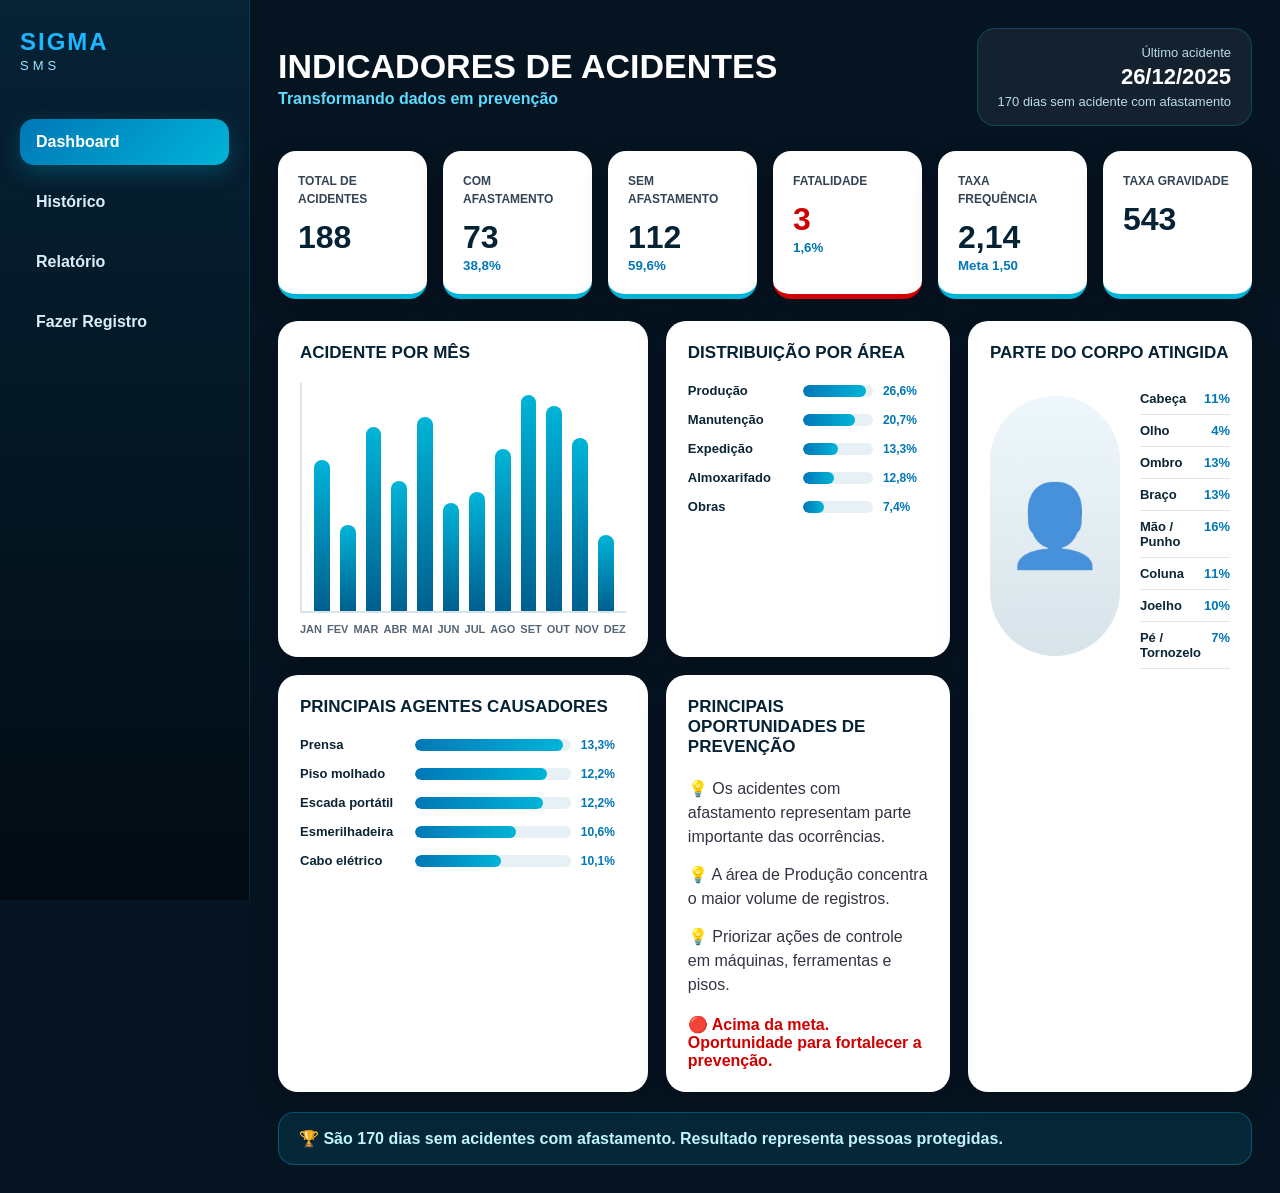
<file: index.html>
<!doctype html>
<html lang="pt-BR">
  <head>
    <meta charset="UTF-8" />
    <meta name="viewport" content="width=device-width, initial-scale=1.0" />
    <title>SIGMA SMS | Indicadores de Acidentes</title>

    <link rel="stylesheet" href="./dashbord/acidentes.css" />
  </head>

  <body>
    <aside class="sidebar">
      <div class="logo">
        <h2>SIGMA</h2>
        <span>SMS</span>
      </div>

      <nav class="menu">
        <a href="../index.html" class="active">Dashboard</a>
        <a href="./historico/historico.html">Histórico</a>
        <a href="./relatorio/relatorio.html">Relatório</a>
        <a href="./fazer_registro/registro.html">Fazer Registro</a>
      </nav>
    </aside>

    <main class="main-content">
      <header class="top-header">
        <div>
          <h1>Indicadores de Acidentes</h1>
          <p>Transformando dados em prevenção</p>
        </div>

        <div class="last-accident">
          <span>Último acidente</span>
          <strong>26/12/2025</strong>
          <small>170 dias sem acidente com afastamento</small>
        </div>
      </header>

      <section class="cards">
        <div class="card">
          <span>Total de acidentes</span>
          <h2>188</h2>
        </div>

        <div class="card">
          <span>Com afastamento</span>
          <h2>73</h2>
          <small>38,8%</small>
        </div>

        <div class="card">
          <span>Sem afastamento</span>
          <h2>112</h2>
          <small>59,6%</small>
        </div>

        <div class="card danger">
          <span>Fatalidade</span>
          <h2>3</h2>
          <small>1,6%</small>
        </div>

        <div class="card">
          <span>Taxa frequência</span>
          <h2>2,14</h2>
          <small>Meta 1,50</small>
        </div>

        <div class="card">
          <span>Taxa gravidade</span>
          <h2>543</h2>
        </div>
      </section>

      <section class="dashboard-grid">
        <div class="box large">
          <h3>Acidente por mês</h3>

          <div class="fake-chart bars">
            <div style="height: 70%"></div>
            <div style="height: 40%"></div>
            <div style="height: 85%"></div>
            <div style="height: 60%"></div>
            <div style="height: 90%"></div>
            <div style="height: 50%"></div>
            <div style="height: 55%"></div>
            <div style="height: 75%"></div>
            <div style="height: 100%"></div>
            <div style="height: 95%"></div>
            <div style="height: 80%"></div>
            <div style="height: 35%"></div>
          </div>

          <div class="months">
            <span>JAN</span><span>FEV</span><span>MAR</span><span>ABR</span>
            <span>MAI</span><span>JUN</span><span>JUL</span><span>AGO</span>
            <span>SET</span><span>OUT</span><span>NOV</span><span>DEZ</span>
          </div>
        </div>

        <div class="box">
          <h3>Distribuição por área</h3>

          <div class="progress-list">
            <div>
              <span>Produção</span>
              <div><b style="width: 90%"></b></div>
              <small>26,6%</small>
            </div>
            <div>
              <span>Manutenção</span>
              <div><b style="width: 75%"></b></div>
              <small>20,7%</small>
            </div>
            <div>
              <span>Expedição</span>
              <div><b style="width: 50%"></b></div>
              <small>13,3%</small>
            </div>
            <div>
              <span>Almoxarifado</span>
              <div><b style="width: 45%"></b></div>
              <small>12,8%</small>
            </div>
            <div>
              <span>Obras</span>
              <div><b style="width: 30%"></b></div>
              <small>7,4%</small>
            </div>
          </div>
        </div>

        <div class="box body-box">
          <h3>Parte do corpo atingida</h3>

          <div class="body-content">
            <div class="human-placeholder">👤</div>

            <div class="body-list">
              <p>Cabeça <span>11%</span></p>
              <p>Olho <span>4%</span></p>
              <p>Ombro <span>13%</span></p>
              <p>Braço <span>13%</span></p>
              <p>Mão / Punho <span>16%</span></p>
              <p>Coluna <span>11%</span></p>
              <p>Joelho <span>10%</span></p>
              <p>Pé / Tornozelo <span>7%</span></p>
            </div>
          </div>
        </div>

        <div class="box">
          <h3>Principais agentes causadores</h3>

          <div class="progress-list">
            <div>
              <span>Prensa</span>
              <div><b style="width: 95%"></b></div>
              <small>13,3%</small>
            </div>
            <div>
              <span>Piso molhado</span>
              <div><b style="width: 85%"></b></div>
              <small>12,2%</small>
            </div>
            <div>
              <span>Escada portátil</span>
              <div><b style="width: 82%"></b></div>
              <small>12,2%</small>
            </div>
            <div>
              <span>Esmerilhadeira</span>
              <div><b style="width: 65%"></b></div>
              <small>10,6%</small>
            </div>
            <div>
              <span>Cabo elétrico</span>
              <div><b style="width: 55%"></b></div>
              <small>10,1%</small>
            </div>
          </div>
        </div>

        <div class="box opportunities">
          <h3>Principais oportunidades de prevenção</h3>

          <p>
            💡 Os acidentes com afastamento representam parte importante das
            ocorrências.
          </p>
          <p>💡 A área de Produção concentra o maior volume de registros.</p>
          <p>
            💡 Priorizar ações de controle em máquinas, ferramentas e pisos.
          </p>

          <strong
            >🔴 Acima da meta. Oportunidade para fortalecer a prevenção.</strong
          >
        </div>
      </section>

      <footer class="footer-alert">
        🏆 São 170 dias sem acidentes com afastamento. Resultado representa
        pessoas protegidas.
      </footer>
    </main>
  </body>
</html>
</file>
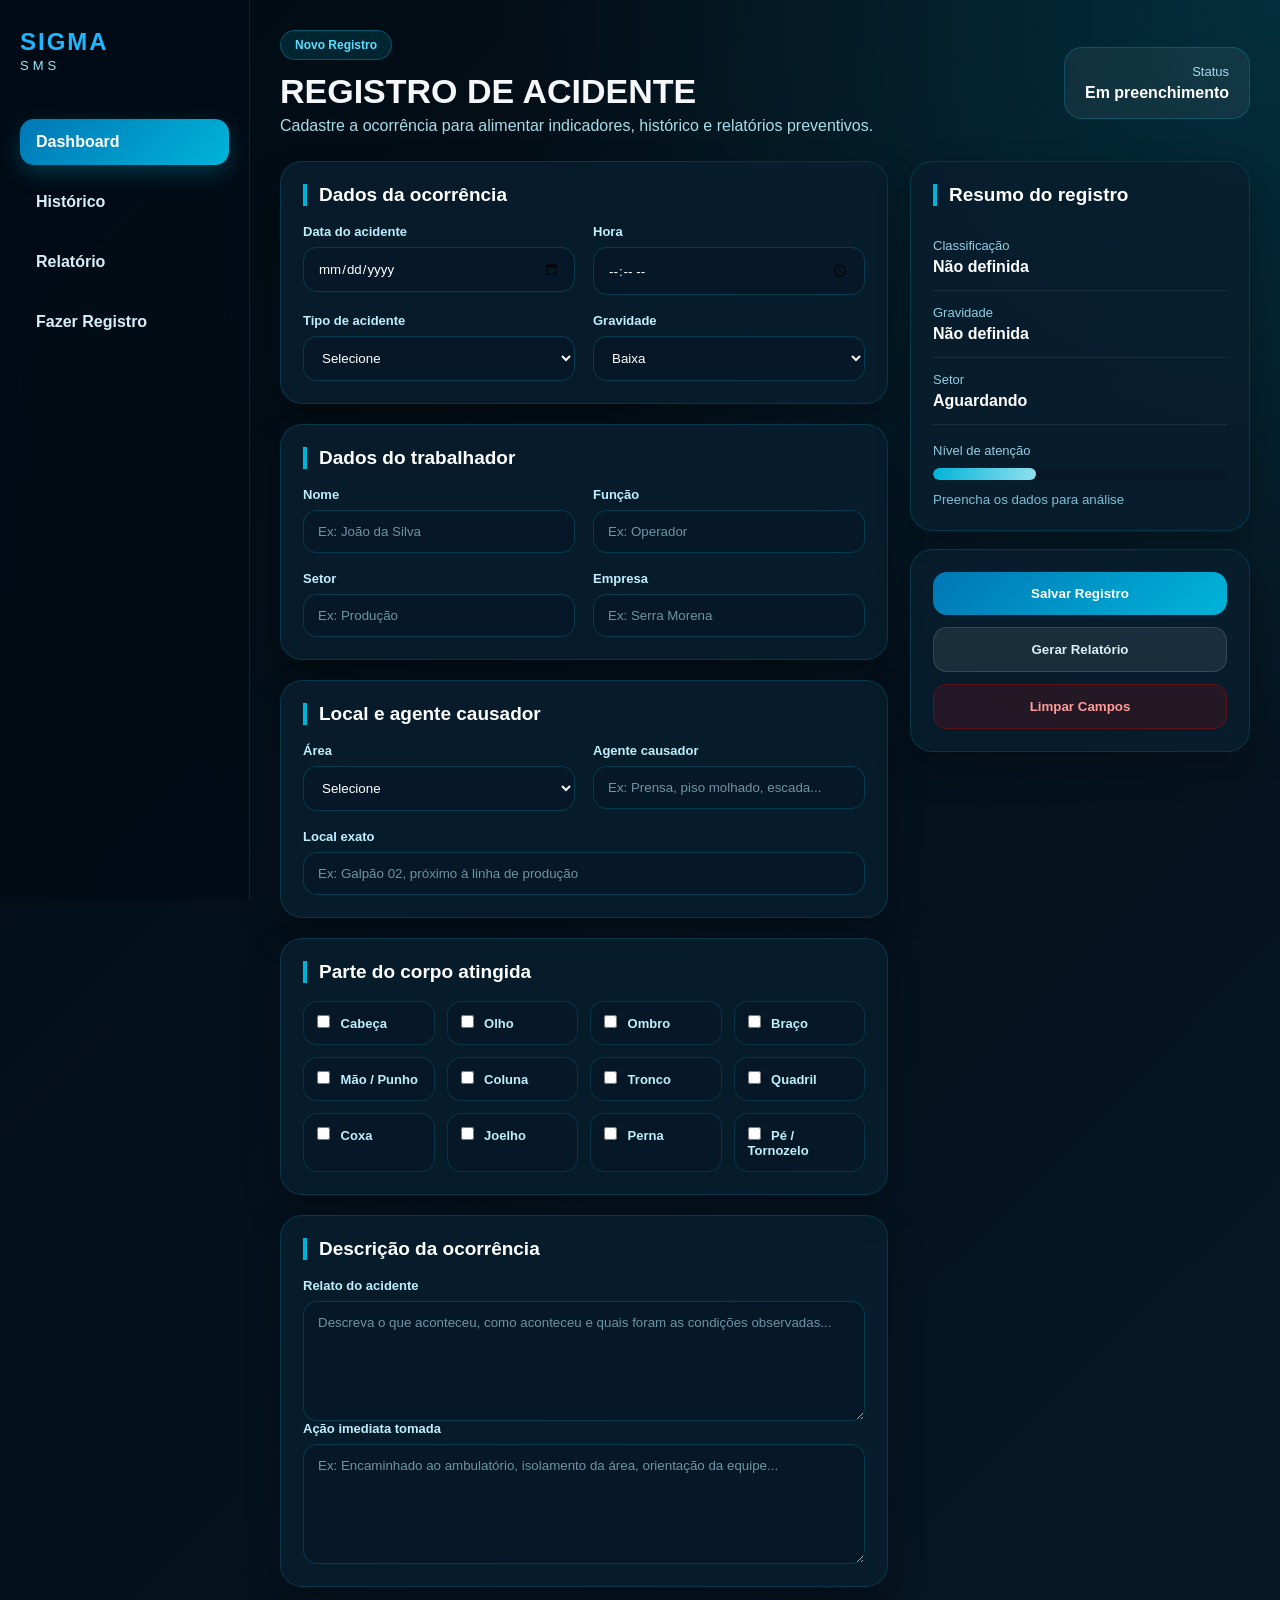
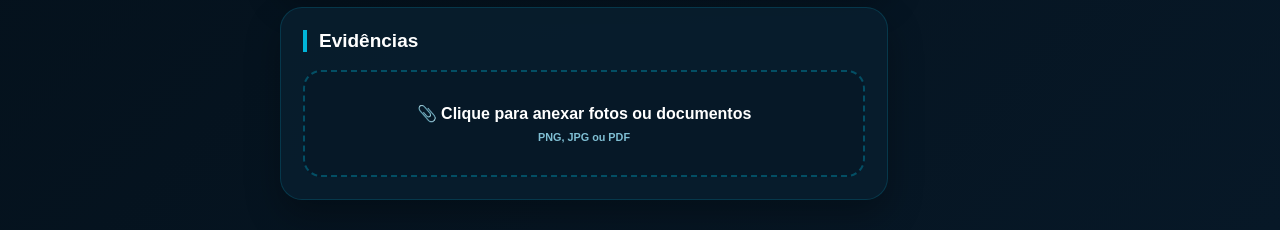
<file: fazer_registro/registro.html>
<!doctype html>
<html lang="pt-BR">
  <head>
    <meta charset="UTF-8" />
    <meta name="viewport" content="width=device-width, initial-scale=1.0" />
    <title>SIGMA SMS | Registro de Acidente</title>

    <link rel="stylesheet" href="../fazer_registro/registro.css" />
  </head>

  <body>
    <aside class="sidebar">
      <div class="logo">
        <h2>SIGMA</h2>
        <span>SMS</span>
      </div>

      <nav class="menu">
        <a href="../index.html" class="active">Dashboard</a>
        <a href="../historico/historico.html">Histórico</a>
        <a href="../relatorio/relatorio.html">Relatório</a>
        <a href="../fazer_registro/registro.html">Fazer Registro</a>
      </nav>
    </aside>

    <main class="main-content">
      <header class="registro-header">
        <div>
          <span class="page-badge">Novo Registro</span>
          <h1>Registro de Acidente</h1>
          <p>
            Cadastre a ocorrência para alimentar indicadores, histórico e
            relatórios preventivos.
          </p>
        </div>

        <div class="status-card">
          <span>Status</span>
          <strong>Em preenchimento</strong>
        </div>
      </header>

      <form class="registro-container">
        <section class="form-area">
          <div class="form-card">
            <h2>Dados da ocorrência</h2>

            <div class="form-grid">
              <div class="input-group">
                <label>Data do acidente</label>
                <input type="date" />
              </div>

              <div class="input-group">
                <label>Hora</label>
                <input type="time" />
              </div>

              <div class="input-group">
                <label>Tipo de acidente</label>
                <select>
                  <option>Selecione</option>
                  <option>Com afastamento</option>
                  <option>Sem afastamento</option>
                  <option>Incidente</option>
                  <option>Quase acidente</option>
                </select>
              </div>

              <div class="input-group">
                <label>Gravidade</label>
                <select>
                  <option>Baixa</option>
                  <option>Média</option>
                  <option>Alta</option>
                  <option>Fatalidade</option>
                </select>
              </div>
            </div>
          </div>

          <div class="form-card">
            <h2>Dados do trabalhador</h2>

            <div class="form-grid">
              <div class="input-group">
                <label>Nome</label>
                <input type="text" placeholder="Ex: João da Silva" />
              </div>

              <div class="input-group">
                <label>Função</label>
                <input type="text" placeholder="Ex: Operador" />
              </div>

              <div class="input-group">
                <label>Setor</label>
                <input type="text" placeholder="Ex: Produção" />
              </div>

              <div class="input-group">
                <label>Empresa</label>
                <input type="text" placeholder="Ex: Serra Morena" />
              </div>
            </div>
          </div>

          <div class="form-card">
            <h2>Local e agente causador</h2>

            <div class="form-grid">
              <div class="input-group">
                <label>Área</label>
                <select>
                  <option>Selecione</option>
                  <option>Produção</option>
                  <option>Manutenção</option>
                  <option>Expedição</option>
                  <option>Almoxarifado</option>
                  <option>Administrativo</option>
                </select>
              </div>

              <div class="input-group">
                <label>Agente causador</label>
                <input
                  type="text"
                  placeholder="Ex: Prensa, piso molhado, escada..."
                />
              </div>

              <div class="input-group full">
                <label>Local exato</label>
                <input
                  type="text"
                  placeholder="Ex: Galpão 02, próximo à linha de produção"
                />
              </div>
            </div>
          </div>

          <div class="form-card">
            <h2>Parte do corpo atingida</h2>

            <div class="body-options">
              <label><input type="checkbox" /> Cabeça</label>
              <label><input type="checkbox" /> Olho</label>
              <label><input type="checkbox" /> Ombro</label>
              <label><input type="checkbox" /> Braço</label>
              <label><input type="checkbox" /> Mão / Punho</label>
              <label><input type="checkbox" /> Coluna</label>
              <label><input type="checkbox" /> Tronco</label>
              <label><input type="checkbox" /> Quadril</label>
              <label><input type="checkbox" /> Coxa</label>
              <label><input type="checkbox" /> Joelho</label>
              <label><input type="checkbox" /> Perna</label>
              <label><input type="checkbox" /> Pé / Tornozelo</label>
            </div>
          </div>

          <div class="form-card">
            <h2>Descrição da ocorrência</h2>

            <div class="input-group">
              <label>Relato do acidente</label>
              <textarea
                placeholder="Descreva o que aconteceu, como aconteceu e quais foram as condições observadas..."
              ></textarea>
            </div>

            <div class="input-group">
              <label>Ação imediata tomada</label>
              <textarea
                placeholder="Ex: Encaminhado ao ambulatório, isolamento da área, orientação da equipe..."
              ></textarea>
            </div>
          </div>

          <div class="form-card">
            <h2>Evidências</h2>

            <label class="upload-box">
              <input type="file" multiple />
              <span>📎 Clique para anexar fotos ou documentos</span>
              <small>PNG, JPG ou PDF</small>
            </label>
          </div>
        </section>

        <aside class="preview-area">
          <div class="preview-card">
            <h3>Resumo do registro</h3>

            <div class="preview-item">
              <span>Classificação</span>
              <strong>Não definida</strong>
            </div>

            <div class="preview-item">
              <span>Gravidade</span>
              <strong>Não definida</strong>
            </div>

            <div class="preview-item">
              <span>Setor</span>
              <strong>Aguardando</strong>
            </div>

            <div class="risk-level">
              <span>Nível de atenção</span>
              <div class="risk-bar">
                <b></b>
              </div>
              <small>Preencha os dados para análise</small>
            </div>
          </div>

          <div class="action-card">
            <button type="submit" class="btn-primary">Salvar Registro</button>
            <button type="button" class="btn-secondary">Gerar Relatório</button>
            <button type="reset" class="btn-danger">Limpar Campos</button>
          </div>
        </aside>
      </form>
    </main>
  </body>
</html>
</file>
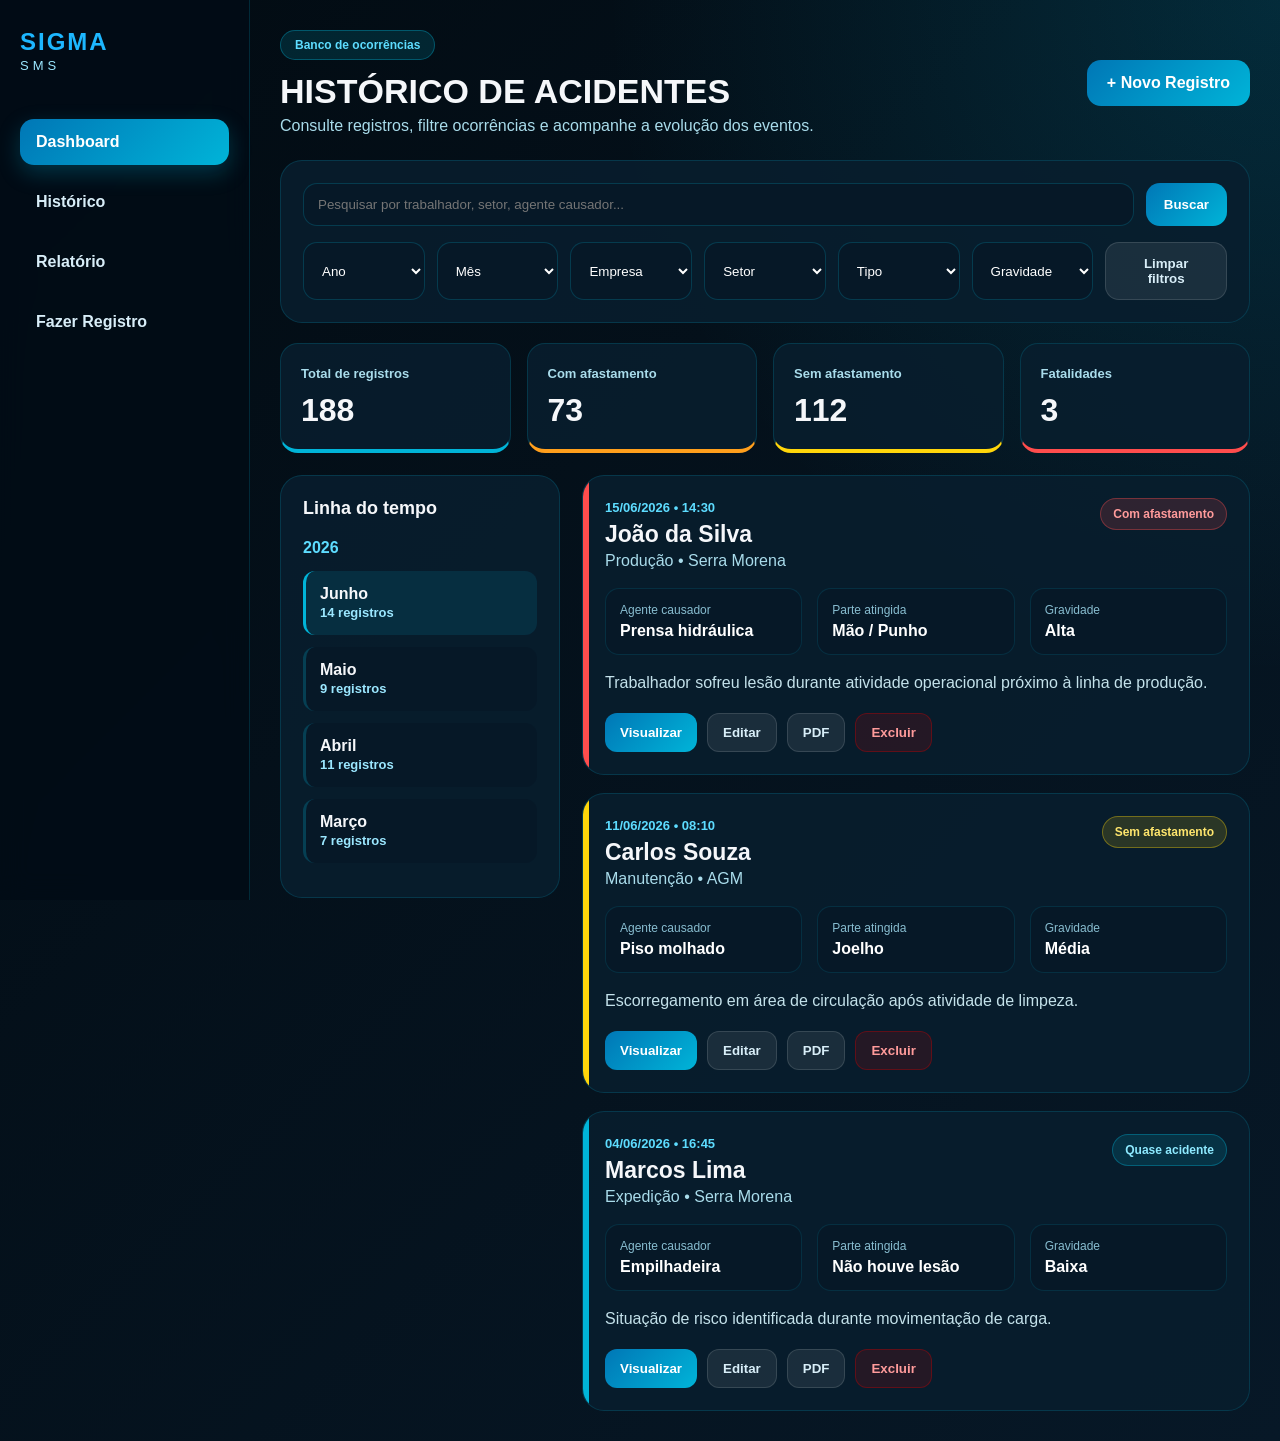
<file: historico/historico.html>
<!doctype html>
<html lang="pt-BR">
  <head>
    <meta charset="UTF-8" />
    <meta name="viewport" content="width=device-width, initial-scale=1.0" />
    <title>SIGMA SMS | Histórico de Acidentes</title>
    <link rel="stylesheet" href="./historico.css" />
  </head>

  <body>
    <aside class="sidebar">
      <div class="logo">
        <h2>SIGMA</h2>
        <span>SMS</span>
      </div>

      <nav class="menu">
        <a href="../index.html" class="active">Dashboard</a>
        <a href="../historico/historico.html">Histórico</a>
        <a href="../relatorio/relatorio.html">Relatório</a>
        <a href="../fazer_registro/registro.html">Fazer Registro</a>
      </nav>
    </aside>

    <main class="main-content">
      <header class="page-header">
        <div>
          <span class="page-badge">Banco de ocorrências</span>
          <h1>Histórico de Acidentes</h1>
          <p>
            Consulte registros, filtre ocorrências e acompanhe a evolução dos
            eventos.
          </p>
        </div>

        <a href="./registro-acidente.html" class="new-btn">+ Novo Registro</a>
      </header>

      <section class="filter-card">
        <div class="search-box">
          <input
            type="text"
            placeholder="Pesquisar por trabalhador, setor, agente causador..."
          />
          <button>Buscar</button>
        </div>

        <div class="filters">
          <select>
            <option>Ano</option>
            <option>2026</option>
            <option>2025</option>
          </select>

          <select>
            <option>Mês</option>
            <option>Janeiro</option>
            <option>Fevereiro</option>
            <option>Março</option>
            <option>Abril</option>
            <option>Maio</option>
            <option>Junho</option>
          </select>

          <select>
            <option>Empresa</option>
            <option>Serra Morena</option>
            <option>AGM</option>
            <option>AGM Florestal</option>
          </select>

          <select>
            <option>Setor</option>
            <option>Produção</option>
            <option>Manutenção</option>
            <option>Expedição</option>
            <option>Administrativo</option>
          </select>

          <select>
            <option>Tipo</option>
            <option>Com afastamento</option>
            <option>Sem afastamento</option>
            <option>Incidente</option>
            <option>Quase acidente</option>
          </select>

          <select>
            <option>Gravidade</option>
            <option>Baixa</option>
            <option>Média</option>
            <option>Alta</option>
            <option>Fatalidade</option>
          </select>

          <button class="clear-btn">Limpar filtros</button>
        </div>
      </section>

      <section class="summary-cards">
        <div class="summary-card">
          <span>Total de registros</span>
          <strong>188</strong>
        </div>

        <div class="summary-card orange">
          <span>Com afastamento</span>
          <strong>73</strong>
        </div>

        <div class="summary-card yellow">
          <span>Sem afastamento</span>
          <strong>112</strong>
        </div>

        <div class="summary-card red">
          <span>Fatalidades</span>
          <strong>3</strong>
        </div>
      </section>

      <section class="historico-layout">
        <div class="timeline-box">
          <h2>Linha do tempo</h2>

          <div class="timeline-year">2026</div>

          <div class="timeline-month active">
            <span>Junho</span>
            <strong>14 registros</strong>
          </div>

          <div class="timeline-month">
            <span>Maio</span>
            <strong>9 registros</strong>
          </div>

          <div class="timeline-month">
            <span>Abril</span>
            <strong>11 registros</strong>
          </div>

          <div class="timeline-month">
            <span>Março</span>
            <strong>7 registros</strong>
          </div>
        </div>

        <div class="records-list">
          <article class="record-card high">
            <div class="record-top">
              <div>
                <span class="record-date">15/06/2026 • 14:30</span>
                <h3>João da Silva</h3>
                <p>Produção • Serra Morena</p>
              </div>

              <span class="tag red">Com afastamento</span>
            </div>

            <div class="record-info">
              <div>
                <span>Agente causador</span>
                <strong>Prensa hidráulica</strong>
              </div>

              <div>
                <span>Parte atingida</span>
                <strong>Mão / Punho</strong>
              </div>

              <div>
                <span>Gravidade</span>
                <strong>Alta</strong>
              </div>
            </div>

            <p class="record-desc">
              Trabalhador sofreu lesão durante atividade operacional próximo à
              linha de produção.
            </p>

            <div class="record-actions">
              <button>Visualizar</button>
              <button>Editar</button>
              <button>PDF</button>
              <button class="delete">Excluir</button>
            </div>
          </article>

          <article class="record-card medium">
            <div class="record-top">
              <div>
                <span class="record-date">11/06/2026 • 08:10</span>
                <h3>Carlos Souza</h3>
                <p>Manutenção • AGM</p>
              </div>

              <span class="tag yellow">Sem afastamento</span>
            </div>

            <div class="record-info">
              <div>
                <span>Agente causador</span>
                <strong>Piso molhado</strong>
              </div>

              <div>
                <span>Parte atingida</span>
                <strong>Joelho</strong>
              </div>

              <div>
                <span>Gravidade</span>
                <strong>Média</strong>
              </div>
            </div>

            <p class="record-desc">
              Escorregamento em área de circulação após atividade de limpeza.
            </p>

            <div class="record-actions">
              <button>Visualizar</button>
              <button>Editar</button>
              <button>PDF</button>
              <button class="delete">Excluir</button>
            </div>
          </article>

          <article class="record-card low">
            <div class="record-top">
              <div>
                <span class="record-date">04/06/2026 • 16:45</span>
                <h3>Marcos Lima</h3>
                <p>Expedição • Serra Morena</p>
              </div>

              <span class="tag blue">Quase acidente</span>
            </div>

            <div class="record-info">
              <div>
                <span>Agente causador</span>
                <strong>Empilhadeira</strong>
              </div>

              <div>
                <span>Parte atingida</span>
                <strong>Não houve lesão</strong>
              </div>

              <div>
                <span>Gravidade</span>
                <strong>Baixa</strong>
              </div>
            </div>

            <p class="record-desc">
              Situação de risco identificada durante movimentação de carga.
            </p>

            <div class="record-actions">
              <button>Visualizar</button>
              <button>Editar</button>
              <button>PDF</button>
              <button class="delete">Excluir</button>
            </div>
          </article>
        </div>
      </section>
    </main>
  </body>
</html>
</file>
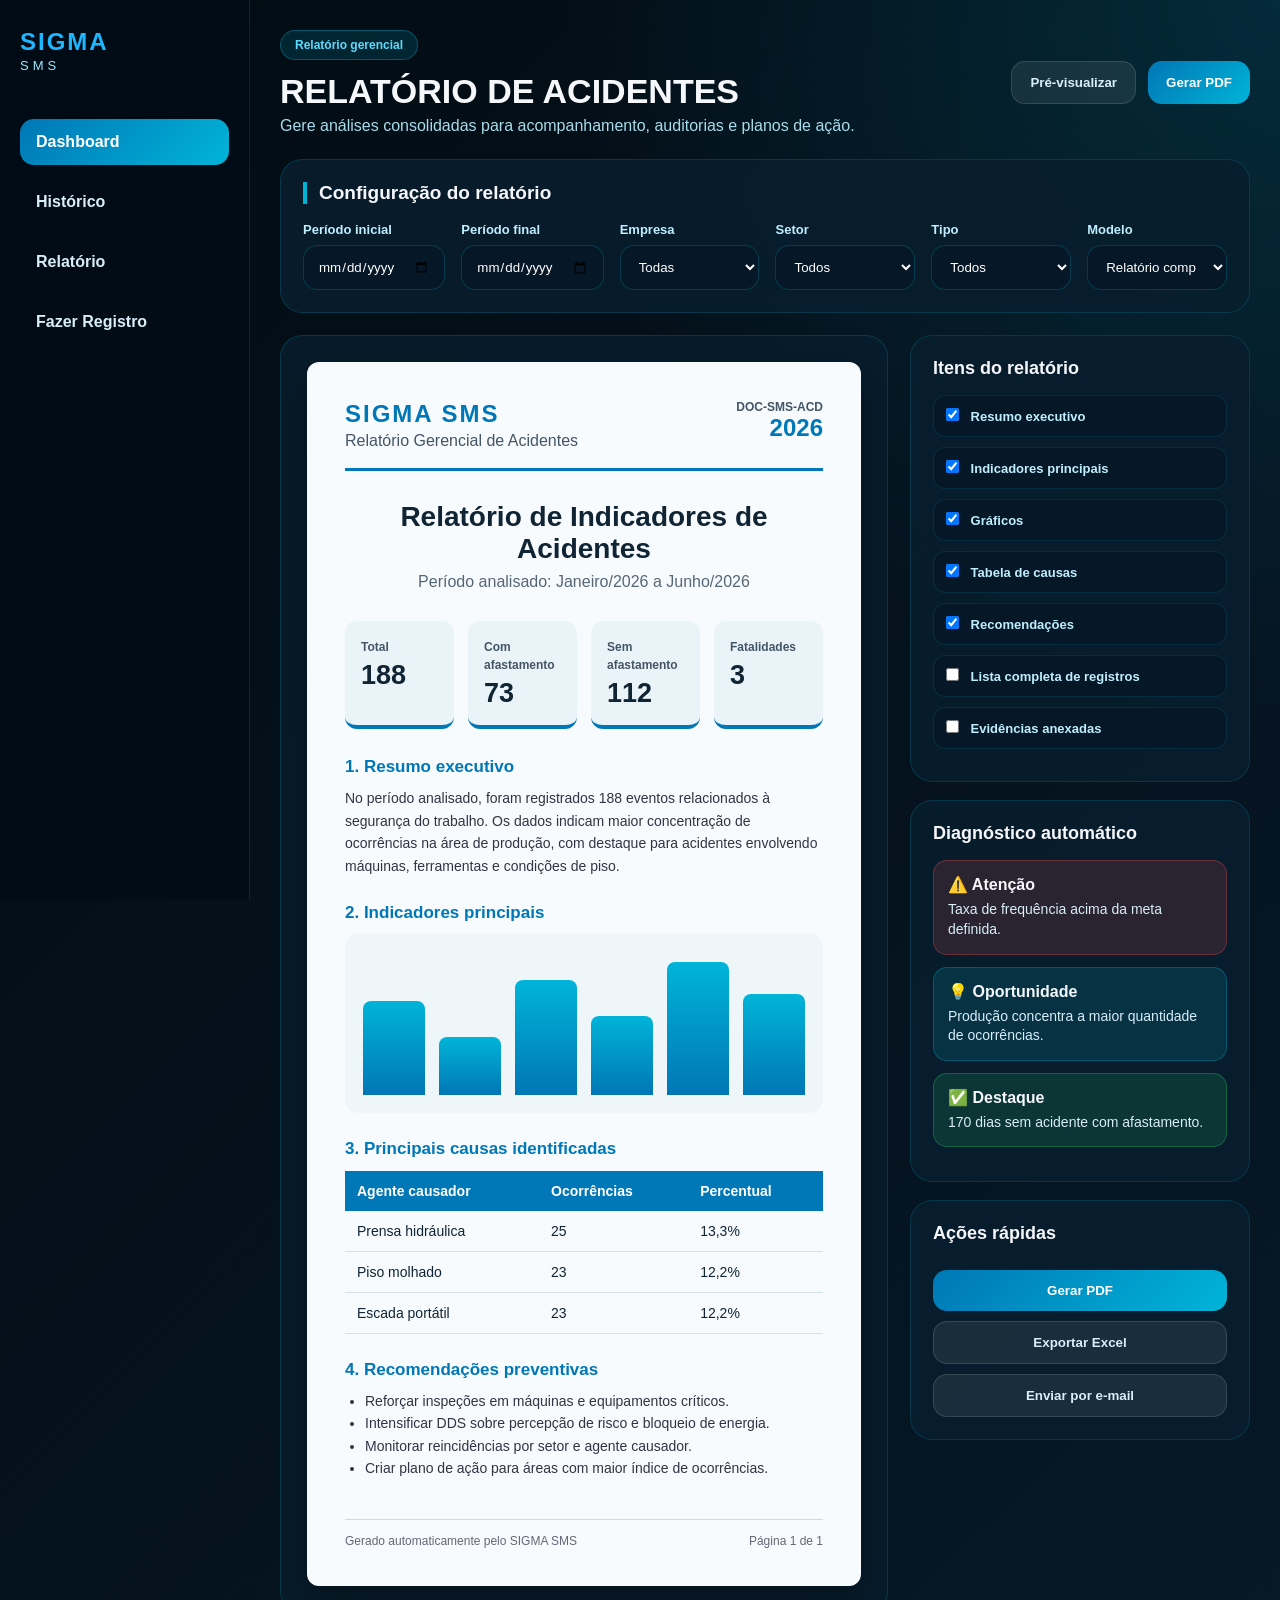
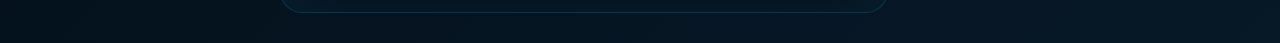
<file: relatorio/relatorio.html>
<!doctype html>
<html lang="pt-BR">
  <head>
    <meta charset="UTF-8" />
    <meta name="viewport" content="width=device-width, initial-scale=1.0" />
    <title>SIGMA SMS | Relatório de Acidentes</title>
    <link rel="stylesheet" href="./relatorio.css" />
  </head>

  <body>
    <aside class="sidebar">
      <div class="logo">
        <h2>SIGMA</h2>
        <span>SMS</span>
      </div>

      <nav class="menu">
        <a href="../index.html" class="active">Dashboard</a>
        <a href="../historico/historico.html">Histórico</a>
        <a href="../relatorio/relatorio.html">Relatório</a>
        <a href="../fazer_registro/registro.html">Fazer Registro</a>
      </nav>
    </aside>

    <main class="main-content">
      <header class="page-header">
        <div>
          <span class="page-badge">Relatório gerencial</span>
          <h1>Relatório de Acidentes</h1>
          <p>
            Gere análises consolidadas para acompanhamento, auditorias e planos
            de ação.
          </p>
        </div>

        <div class="header-actions">
          <button class="btn-outline">Pré-visualizar</button>
          <button class="btn-primary">Gerar PDF</button>
        </div>
      </header>

      <section class="report-filters">
        <h2>Configuração do relatório</h2>

        <div class="filters-grid">
          <div class="input-group">
            <label>Período inicial</label>
            <input type="date" />
          </div>

          <div class="input-group">
            <label>Período final</label>
            <input type="date" />
          </div>

          <div class="input-group">
            <label>Empresa</label>
            <select>
              <option>Todas</option>
              <option>Serra Morena</option>
              <option>AGM</option>
              <option>AGM Florestal</option>
            </select>
          </div>

          <div class="input-group">
            <label>Setor</label>
            <select>
              <option>Todos</option>
              <option>Produção</option>
              <option>Manutenção</option>
              <option>Expedição</option>
              <option>Administrativo</option>
            </select>
          </div>

          <div class="input-group">
            <label>Tipo</label>
            <select>
              <option>Todos</option>
              <option>Com afastamento</option>
              <option>Sem afastamento</option>
              <option>Incidente</option>
              <option>Quase acidente</option>
            </select>
          </div>

          <div class="input-group">
            <label>Modelo</label>
            <select>
              <option>Relatório completo</option>
              <option>Resumo executivo</option>
              <option>Relatório por setor</option>
              <option>Relatório mensal</option>
            </select>
          </div>
        </div>
      </section>

      <section class="report-layout">
        <div class="report-preview">
          <div class="document-page">
            <div class="document-top">
              <div>
                <h2>SIGMA SMS</h2>
                <p>Relatório Gerencial de Acidentes</p>
              </div>

              <div class="doc-code">
                <span>DOC-SMS-ACD</span>
                <strong>2026</strong>
              </div>
            </div>

            <div class="document-title">
              <h1>Relatório de Indicadores de Acidentes</h1>
              <p>Período analisado: Janeiro/2026 a Junho/2026</p>
            </div>

            <div class="doc-summary">
              <div>
                <span>Total</span>
                <strong>188</strong>
              </div>

              <div>
                <span>Com afastamento</span>
                <strong>73</strong>
              </div>

              <div>
                <span>Sem afastamento</span>
                <strong>112</strong>
              </div>

              <div>
                <span>Fatalidades</span>
                <strong>3</strong>
              </div>
            </div>

            <div class="doc-section">
              <h3>1. Resumo executivo</h3>
              <p>
                No período analisado, foram registrados 188 eventos relacionados
                à segurança do trabalho. Os dados indicam maior concentração de
                ocorrências na área de produção, com destaque para acidentes
                envolvendo máquinas, ferramentas e condições de piso.
              </p>
            </div>

            <div class="doc-section">
              <h3>2. Indicadores principais</h3>

              <div class="mini-chart">
                <div style="height: 65%"></div>
                <div style="height: 40%"></div>
                <div style="height: 80%"></div>
                <div style="height: 55%"></div>
                <div style="height: 92%"></div>
                <div style="height: 70%"></div>
              </div>
            </div>

            <div class="doc-section">
              <h3>3. Principais causas identificadas</h3>

              <table>
                <thead>
                  <tr>
                    <th>Agente causador</th>
                    <th>Ocorrências</th>
                    <th>Percentual</th>
                  </tr>
                </thead>

                <tbody>
                  <tr>
                    <td>Prensa hidráulica</td>
                    <td>25</td>
                    <td>13,3%</td>
                  </tr>

                  <tr>
                    <td>Piso molhado</td>
                    <td>23</td>
                    <td>12,2%</td>
                  </tr>

                  <tr>
                    <td>Escada portátil</td>
                    <td>23</td>
                    <td>12,2%</td>
                  </tr>
                </tbody>
              </table>
            </div>

            <div class="doc-section">
              <h3>4. Recomendações preventivas</h3>
              <ul>
                <li>Reforçar inspeções em máquinas e equipamentos críticos.</li>
                <li>
                  Intensificar DDS sobre percepção de risco e bloqueio de
                  energia.
                </li>
                <li>Monitorar reincidências por setor e agente causador.</li>
                <li>
                  Criar plano de ação para áreas com maior índice de
                  ocorrências.
                </li>
              </ul>
            </div>

            <div class="doc-footer">
              <span>Gerado automaticamente pelo SIGMA SMS</span>
              <span>Página 1 de 1</span>
            </div>
          </div>
        </div>

        <aside class="report-side">
          <div class="side-card">
            <h3>Itens do relatório</h3>

            <label><input type="checkbox" checked /> Resumo executivo</label>
            <label
              ><input type="checkbox" checked /> Indicadores principais</label
            >
            <label><input type="checkbox" checked /> Gráficos</label>
            <label><input type="checkbox" checked /> Tabela de causas</label>
            <label><input type="checkbox" checked /> Recomendações</label>
            <label><input type="checkbox" /> Lista completa de registros</label>
            <label><input type="checkbox" /> Evidências anexadas</label>
          </div>

          <div class="side-card">
            <h3>Diagnóstico automático</h3>

            <div class="diagnostic danger">
              <span>⚠️ Atenção</span>
              <p>Taxa de frequência acima da meta definida.</p>
            </div>

            <div class="diagnostic info">
              <span>💡 Oportunidade</span>
              <p>Produção concentra a maior quantidade de ocorrências.</p>
            </div>

            <div class="diagnostic success">
              <span>✅ Destaque</span>
              <p>170 dias sem acidente com afastamento.</p>
            </div>
          </div>

          <div class="side-card">
            <h3>Ações rápidas</h3>

            <button class="btn-primary full">Gerar PDF</button>
            <button class="btn-outline full">Exportar Excel</button>
            <button class="btn-outline full">Enviar por e-mail</button>
          </div>
        </aside>
      </section>
    </main>
  </body>
</html>
</file>
<file: dashbord/acidentes.css>
/* ==============================
   RESET / BASE
============================== */
* {
  margin: 0;
  padding: 0;
  box-sizing: border-box;
  font-family: Arial, Helvetica, sans-serif;
}

body {
  min-height: 100vh;
  background: #061421;
  color: #f5f7fa;
  display: flex;
}

/* ==============================
   SIDEBAR
============================== */
.sidebar {
  width: 250px;
  min-height: 100vh;
  background: linear-gradient(180deg, #062235, #020b12);
  padding: 28px 20px;
  border-right: 1px solid rgba(0, 174, 255, 0.18);
  position: fixed;
  left: 0;
  top: 0;
}

.logo h2 {
  color: #1db7ff;
  letter-spacing: 2px;
}

.logo span {
  color: #9be7ff;
  font-size: 13px;
  letter-spacing: 4px;
}

.menu {
  margin-top: 45px;
  display: flex;
  flex-direction: column;
  gap: 14px;
}

.menu a {
  color: #d8eef8;
  text-decoration: none;
  padding: 14px 16px;
  border-radius: 14px;
  transition: 0.3s;
  font-weight: bold;
}

.menu a:hover,
.menu a.active {
  background: linear-gradient(135deg, #0077b6, #00b4d8);
  color: #fff;
  box-shadow: 0 8px 22px rgba(0, 180, 216, 0.25);
}

/* ==============================
   CONTEÚDO PRINCIPAL
============================== */
.main-content {
  margin-left: 250px;
  width: calc(100% - 250px);
  padding: 28px;
}

.top-header {
  display: flex;
  justify-content: space-between;
  align-items: center;
  margin-bottom: 25px;
}

.top-header h1 {
  font-size: 34px;
  color: #ffffff;
  text-transform: uppercase;
}

.top-header p {
  color: #5ddcff;
  font-weight: bold;
  margin-top: 4px;
}

.last-accident {
  background: rgba(255, 255, 255, 0.06);
  border: 1px solid rgba(0, 180, 216, 0.25);
  padding: 16px 20px;
  border-radius: 18px;
  text-align: right;
}

.last-accident span,
.last-accident small {
  display: block;
  color: #b9dce8;
  font-size: 13px;
}

.last-accident strong {
  display: block;
  color: #ffffff;
  font-size: 22px;
  margin: 4px 0;
}

/* ==============================
   CARDS INDICADORES
============================== */
.cards {
  display: grid;
  grid-template-columns: repeat(6, 1fr);
  gap: 16px;
  margin-bottom: 22px;
}

.card {
  background: #ffffff;
  color: #0b2535;
  border-radius: 18px;
  padding: 20px;
  min-height: 125px;
  border-bottom: 5px solid #00b4d8;
  box-shadow: 0 12px 28px rgba(0, 0, 0, 0.22);
}

.card span {
  font-size: 12px;
  font-weight: bold;
  text-transform: uppercase;
  color: #345;
}

.card h2 {
  font-size: 32px;
  margin-top: 12px;
  color: #062235;
}

.card small {
  color: #0077b6;
  font-weight: bold;
}

.card.danger {
  border-bottom-color: #d00000;
}

.card.danger h2 {
  color: #d00000;
}

/* ==============================
   GRID DASHBOARD
============================== */
.dashboard-grid {
  display: grid;
  grid-template-columns: 1.3fr 1fr 1fr;
  gap: 18px;
}

.box {
  background: #ffffff;
  color: #0b2535;
  border-radius: 20px;
  padding: 22px;
  box-shadow: 0 12px 28px rgba(0, 0, 0, 0.22);
}

.box h3 {
  color: #062235;
  font-size: 17px;
  margin-bottom: 20px;
  text-transform: uppercase;
}

.large {
  grid-column: span 1;
}

/* ==============================
   GRÁFICO FAKE DE BARRAS
============================== */
.fake-chart.bars {
  height: 230px;
  display: flex;
  align-items: end;
  justify-content: space-between;
  gap: 10px;
  border-left: 2px solid #d7e4ea;
  border-bottom: 2px solid #d7e4ea;
  padding: 12px 12px 0;
}

.fake-chart.bars div {
  width: 100%;
  background: linear-gradient(180deg, #00b4d8, #005f8f);
  border-radius: 10px 10px 0 0;
  animation: subirBarra 0.9s ease forwards;
}

@keyframes subirBarra {
  from {
    height: 0;
  }
}

.months {
  display: grid;
  grid-template-columns: repeat(12, 1fr);
  gap: 5px;
  margin-top: 10px;
}

.months span {
  font-size: 11px;
  text-align: center;
  color: #567;
  font-weight: bold;
}

/* ==============================
   BARRAS HORIZONTAIS
============================== */
.progress-list {
  display: flex;
  flex-direction: column;
  gap: 14px;
}

.progress-list div {
  display: grid;
  grid-template-columns: 105px 1fr 45px;
  align-items: center;
  gap: 10px;
}

.progress-list span {
  font-size: 13px;
  font-weight: bold;
}

.progress-list div div {
  display: block;
  height: 12px;
  background: #e7f1f5;
  border-radius: 999px;
  overflow: hidden;
}

.progress-list b {
  display: block;
  height: 100%;
  background: linear-gradient(90deg, #0077b6, #00b4d8);
  border-radius: 999px;
}

.progress-list small {
  font-size: 12px;
  font-weight: bold;
  color: #0077b6;
}

/* ==============================
   CORPO ATINGIDO
============================== */
.body-box {
  grid-row: span 2;
}

.body-content {
  display: flex;
  gap: 20px;
  align-items: center;
}

.human-placeholder {
  width: 130px;
  height: 260px;
  background: linear-gradient(180deg, #eaf6fb, #cfdde5);
  border-radius: 70px;
  display: grid;
  place-items: center;
  font-size: 80px;
  opacity: 0.8;
}

.body-list {
  flex: 1;
}

.body-list p {
  display: flex;
  justify-content: space-between;
  border-bottom: 1px solid #dce8ee;
  padding: 8px 0;
  font-size: 13px;
  font-weight: bold;
}

.body-list span {
  color: #0077b6;
}

/* ==============================
   OPORTUNIDADES
============================== */
.opportunities p {
  margin-bottom: 14px;
  line-height: 1.5;
  color: #334;
}

.opportunities strong {
  display: block;
  margin-top: 18px;
  color: #d00000;
}

/* ==============================
   RODAPÉ ALERTA
============================== */
.footer-alert {
  margin-top: 20px;
  background: rgba(0, 180, 216, 0.12);
  border: 1px solid rgba(0, 180, 216, 0.35);
  color: #bff3ff;
  padding: 16px 20px;
  border-radius: 16px;
  font-weight: bold;
}

/* ==============================
   RESPONSIVO
============================== */
@media (max-width: 1200px) {
  .cards {
    grid-template-columns: repeat(3, 1fr);
  }

  .dashboard-grid {
    grid-template-columns: 1fr 1fr;
  }

  .body-box {
    grid-row: auto;
  }
}

@media (max-width: 800px) {
  body {
    flex-direction: column;
  }

  .sidebar {
    width: 100%;
    min-height: auto;
    position: relative;
  }

  .menu {
    flex-direction: row;
    overflow-x: auto;
    margin-top: 25px;
  }

  .main-content {
    margin-left: 0;
    width: 100%;
    padding: 18px;
  }

  .top-header {
    flex-direction: column;
    align-items: flex-start;
    gap: 16px;
  }

  .cards,
  .dashboard-grid {
    grid-template-columns: 1fr;
  }

  .top-header h1 {
    font-size: 26px;
  }
}
</file>
<file: fazer_registro/registro.css>
/* ==============================
   RESET / BASE
============================== */
* {
  margin: 0;
  padding: 0;
  box-sizing: border-box;
  font-family: Arial, Helvetica, sans-serif;
}

body {
  min-height: 100vh;
  background:
    radial-gradient(circle at top right, rgba(0, 180, 216, 0.18), transparent 35%),
    linear-gradient(135deg, #020b12, #071827);
  color: #f5f7fa;
  display: flex;
}

/* ==============================
   SIDEBAR
============================== */
.sidebar {
  width: 250px;
  min-height: 100vh;
  background: rgba(2, 13, 22, 0.92);
  border-right: 1px solid rgba(0, 180, 216, 0.18);
  padding: 28px 20px;
  position: fixed;
  left: 0;
  top: 0;
  backdrop-filter: blur(14px);
}

.logo h2 {
  color: #1db7ff;
  letter-spacing: 2px;
}

.logo span {
  color: #9be7ff;
  font-size: 13px;
  letter-spacing: 4px;
}

.menu {
  margin-top: 45px;
  display: flex;
  flex-direction: column;
  gap: 14px;
}

.menu a {
  color: #d8eef8;
  text-decoration: none;
  padding: 14px 16px;
  border-radius: 14px;
  transition: 0.3s;
  font-weight: bold;
}

.menu a:hover,
.menu a.active {
  background: linear-gradient(135deg, #0077b6, #00b4d8);
  color: #fff;
  box-shadow: 0 8px 22px rgba(0, 180, 216, 0.25);
}

/* ==============================
   MAIN
============================== */
.main-content {
  margin-left: 250px;
  width: calc(100% - 250px);
  padding: 30px;
}

.registro-header {
  display: flex;
  justify-content: space-between;
  align-items: center;
  margin-bottom: 26px;
}

.page-badge {
  display: inline-block;
  background: rgba(0, 180, 216, 0.15);
  color: #5ddcff;
  border: 1px solid rgba(0, 180, 216, 0.35);
  padding: 7px 14px;
  border-radius: 999px;
  font-size: 12px;
  font-weight: bold;
  margin-bottom: 12px;
}

.registro-header h1 {
  font-size: 34px;
  text-transform: uppercase;
}

.registro-header p {
  color: #a9dceb;
  margin-top: 6px;
}

.status-card {
  background: rgba(255, 255, 255, 0.06);
  border: 1px solid rgba(0, 180, 216, 0.25);
  padding: 16px 20px;
  border-radius: 18px;
  text-align: right;
}

.status-card span {
  display: block;
  color: #a9dceb;
  font-size: 13px;
}

.status-card strong {
  display: block;
  color: #ffffff;
  margin-top: 5px;
}

/* ==============================
   LAYOUT FORM
============================== */
.registro-container {
  display: grid;
  grid-template-columns: 1fr 340px;
  gap: 22px;
  align-items: start;
}

.form-area {
  display: flex;
  flex-direction: column;
  gap: 20px;
}

.form-card,
.preview-card,
.action-card {
  background: rgba(9, 30, 46, 0.88);
  border: 1px solid rgba(0, 180, 216, 0.18);
  border-radius: 22px;
  padding: 22px;
  box-shadow: 0 16px 35px rgba(0, 0, 0, 0.28);
}

.form-card h2,
.preview-card h3 {
  color: #ffffff;
  font-size: 19px;
  margin-bottom: 18px;
  padding-left: 12px;
  border-left: 4px solid #00b4d8;
}

/* ==============================
   INPUTS
============================== */
.form-grid {
  display: grid;
  grid-template-columns: repeat(2, 1fr);
  gap: 18px;
}

.input-group {
  display: flex;
  flex-direction: column;
  gap: 8px;
}

.input-group.full {
  grid-column: span 2;
}

label {
  color: #bfeeff;
  font-size: 13px;
  font-weight: bold;
}

input,
select,
textarea {
  width: 100%;
  background: #061827;
  color: #ffffff;
  border: 1px solid rgba(0, 180, 216, 0.22);
  border-radius: 14px;
  padding: 13px 14px;
  outline: none;
  transition: 0.3s;
}

textarea {
  min-height: 120px;
  resize: vertical;
}

input::placeholder,
textarea::placeholder {
  color: #6d94a5;
}

input:focus,
select:focus,
textarea:focus {
  border-color: #00b4d8;
  box-shadow: 0 0 0 3px rgba(0, 180, 216, 0.12);
}

/* ==============================
   BODY OPTIONS
============================== */
.body-options {
  display: grid;
  grid-template-columns: repeat(4, 1fr);
  gap: 12px;
}

.body-options label {
  background: #061827;
  border: 1px solid rgba(0, 180, 216, 0.18);
  padding: 13px;
  border-radius: 14px;
  cursor: pointer;
  transition: 0.3s;
}

.body-options label:hover {
  border-color: #00b4d8;
  background: rgba(0, 180, 216, 0.08);
}

.body-options input {
  width: auto;
  margin-right: 7px;
}

/* ==============================
   UPLOAD
============================== */
.upload-box {
  background: #061827;
  border: 2px dashed rgba(0, 180, 216, 0.35);
  border-radius: 18px;
  padding: 32px;
  display: flex;
  flex-direction: column;
  align-items: center;
  gap: 8px;
  cursor: pointer;
  transition: 0.3s;
}

.upload-box:hover {
  background: rgba(0, 180, 216, 0.08);
  border-color: #00b4d8;
}

.upload-box input {
  display: none;
}

.upload-box span {
  color: #ffffff;
  font-size: 16px;
}

.upload-box small {
  color: #7fbfd4;
}

/* ==============================
   PREVIEW LATERAL
============================== */
.preview-area {
  position: sticky;
  top: 25px;
  display: flex;
  flex-direction: column;
  gap: 18px;
}

.preview-item {
  padding: 14px 0;
  border-bottom: 1px solid rgba(255, 255, 255, 0.08);
}

.preview-item span,
.risk-level span {
  display: block;
  color: #94cce0;
  font-size: 13px;
  margin-bottom: 5px;
}

.preview-item strong {
  color: #ffffff;
}

.risk-level {
  margin-top: 18px;
}

.risk-bar {
  height: 12px;
  background: #061827;
  border-radius: 999px;
  margin: 10px 0;
  overflow: hidden;
}

.risk-bar b {
  display: block;
  width: 35%;
  height: 100%;
  background: linear-gradient(90deg, #00b4d8, #90e0ef);
  border-radius: 999px;
}

.risk-level small {
  color: #7fbfd4;
}

/* ==============================
   BOTÕES
============================== */
.action-card {
  display: flex;
  flex-direction: column;
  gap: 12px;
}

button {
  border: none;
  padding: 14px;
  border-radius: 14px;
  font-weight: bold;
  cursor: pointer;
  transition: 0.3s;
}

.btn-primary {
  background: linear-gradient(135deg, #0077b6, #00b4d8);
  color: #fff;
}

.btn-secondary {
  background: rgba(255, 255, 255, 0.08);
  color: #d8eef8;
  border: 1px solid rgba(255, 255, 255, 0.12);
}

.btn-danger {
  background: rgba(208, 0, 0, 0.15);
  color: #ff9b9b;
  border: 1px solid rgba(208, 0, 0, 0.35);
}

button:hover {
  transform: translateY(-2px);
}

/* ==============================
   RESPONSIVO
============================== */
@media (max-width: 1100px) {
  .registro-container {
    grid-template-columns: 1fr;
  }

  .preview-area {
    position: static;
  }

  .body-options {
    grid-template-columns: repeat(2, 1fr);
  }
}

@media (max-width: 780px) {
  body {
    flex-direction: column;
  }

  .sidebar {
    position: relative;
    width: 100%;
    min-height: auto;
  }

  .menu {
    flex-direction: row;
    overflow-x: auto;
    margin-top: 25px;
  }

  .main-content {
    margin-left: 0;
    width: 100%;
    padding: 18px;
  }

  .registro-header {
    flex-direction: column;
    align-items: flex-start;
    gap: 16px;
  }

  .form-grid {
    grid-template-columns: 1fr;
  }

  .input-group.full {
    grid-column: span 1;
  }

  .body-options {
    grid-template-columns: 1fr;
  }

  .registro-header h1 {
    font-size: 26px;
  }
}
</file>
<file: historico/historico.css>
* {
  margin: 0;
  padding: 0;
  box-sizing: border-box;
  font-family: Arial, Helvetica, sans-serif;
}

body {
  min-height: 100vh;
  background:
    radial-gradient(circle at top right, rgba(0, 180, 216, 0.16), transparent 35%),
    linear-gradient(135deg, #020b12, #071827);
  color: #f5f7fa;
  display: flex;
}

/* SIDEBAR */
.sidebar {
  width: 250px;
  min-height: 100vh;
  background: rgba(2, 13, 22, 0.92);
  border-right: 1px solid rgba(0, 180, 216, 0.18);
  padding: 28px 20px;
  position: fixed;
  left: 0;
  top: 0;
  backdrop-filter: blur(14px);
}

.logo h2 {
  color: #1db7ff;
  letter-spacing: 2px;
}

.logo span {
  color: #9be7ff;
  font-size: 13px;
  letter-spacing: 4px;
}

.menu {
  margin-top: 45px;
  display: flex;
  flex-direction: column;
  gap: 14px;
}

.menu a {
  color: #d8eef8;
  text-decoration: none;
  padding: 14px 16px;
  border-radius: 14px;
  transition: 0.3s;
  font-weight: bold;
}

.menu a:hover,
.menu a.active {
  background: linear-gradient(135deg, #0077b6, #00b4d8);
  color: #fff;
  box-shadow: 0 8px 22px rgba(0, 180, 216, 0.25);
}

/* MAIN */
.main-content {
  margin-left: 250px;
  width: calc(100% - 250px);
  padding: 30px;
}

.page-header {
  display: flex;
  justify-content: space-between;
  align-items: center;
  margin-bottom: 25px;
}

.page-badge {
  display: inline-block;
  background: rgba(0, 180, 216, 0.15);
  color: #5ddcff;
  border: 1px solid rgba(0, 180, 216, 0.35);
  padding: 7px 14px;
  border-radius: 999px;
  font-size: 12px;
  font-weight: bold;
  margin-bottom: 12px;
}

.page-header h1 {
  font-size: 34px;
  text-transform: uppercase;
}

.page-header p {
  color: #a9dceb;
  margin-top: 6px;
}

.new-btn {
  text-decoration: none;
  background: linear-gradient(135deg, #0077b6, #00b4d8);
  color: #fff;
  padding: 14px 20px;
  border-radius: 14px;
  font-weight: bold;
}

/* FILTROS */
.filter-card {
  background: rgba(9, 30, 46, 0.88);
  border: 1px solid rgba(0, 180, 216, 0.18);
  border-radius: 22px;
  padding: 22px;
  margin-bottom: 20px;
}

.search-box {
  display: flex;
  gap: 12px;
  margin-bottom: 16px;
}

.search-box input,
.filters select {
  width: 100%;
  background: #061827;
  color: #fff;
  border: 1px solid rgba(0, 180, 216, 0.22);
  border-radius: 14px;
  padding: 13px 14px;
  outline: none;
}

.search-box button,
.clear-btn {
  border: none;
  border-radius: 14px;
  padding: 13px 18px;
  font-weight: bold;
  cursor: pointer;
}

.search-box button {
  background: linear-gradient(135deg, #0077b6, #00b4d8);
  color: #fff;
}

.filters {
  display: grid;
  grid-template-columns: repeat(7, 1fr);
  gap: 12px;
}

.clear-btn {
  background: rgba(255, 255, 255, 0.08);
  color: #d8eef8;
  border: 1px solid rgba(255, 255, 255, 0.12);
}

/* RESUMO */
.summary-cards {
  display: grid;
  grid-template-columns: repeat(4, 1fr);
  gap: 16px;
  margin-bottom: 22px;
}

.summary-card {
  background: rgba(9, 30, 46, 0.88);
  border: 1px solid rgba(0, 180, 216, 0.18);
  border-bottom: 4px solid #00b4d8;
  border-radius: 18px;
  padding: 20px;
}

.summary-card span {
  color: #a9dceb;
  font-size: 13px;
  font-weight: bold;
}

.summary-card strong {
  display: block;
  margin-top: 10px;
  font-size: 32px;
}

.summary-card.orange {
  border-bottom-color: #ff9f1c;
}

.summary-card.yellow {
  border-bottom-color: #ffd60a;
}

.summary-card.red {
  border-bottom-color: #ff4d4d;
}

/* LAYOUT */
.historico-layout {
  display: grid;
  grid-template-columns: 280px 1fr;
  gap: 22px;
  align-items: start;
}

/* TIMELINE */
.timeline-box {
  background: rgba(9, 30, 46, 0.88);
  border: 1px solid rgba(0, 180, 216, 0.18);
  border-radius: 22px;
  padding: 22px;
  position: sticky;
  top: 25px;
}

.timeline-box h2 {
  font-size: 18px;
  margin-bottom: 20px;
}

.timeline-year {
  color: #5ddcff;
  font-weight: bold;
  margin-bottom: 14px;
}

.timeline-month {
  padding: 14px;
  border-left: 3px solid rgba(0, 180, 216, 0.25);
  margin-bottom: 12px;
  background: #061827;
  border-radius: 12px;
}

.timeline-month.active {
  border-left-color: #00b4d8;
  background: rgba(0, 180, 216, 0.12);
}

.timeline-month span {
  display: block;
  font-weight: bold;
}

.timeline-month strong {
  color: #9be7ff;
  font-size: 13px;
}

/* REGISTROS */
.records-list {
  display: flex;
  flex-direction: column;
  gap: 18px;
}

.record-card {
  background: rgba(9, 30, 46, 0.88);
  border: 1px solid rgba(0, 180, 216, 0.18);
  border-radius: 22px;
  padding: 22px;
  position: relative;
  overflow: hidden;
}

.record-card::before {
  content: "";
  position: absolute;
  left: 0;
  top: 0;
  width: 6px;
  height: 100%;
  background: #00b4d8;
}

.record-card.high::before {
  background: #ff4d4d;
}

.record-card.medium::before {
  background: #ffd60a;
}

.record-card.low::before {
  background: #00b4d8;
}

.record-top {
  display: flex;
  justify-content: space-between;
  gap: 15px;
  margin-bottom: 18px;
}

.record-date {
  color: #5ddcff;
  font-size: 13px;
  font-weight: bold;
}

.record-top h3 {
  font-size: 23px;
  margin-top: 5px;
}

.record-top p {
  color: #a9dceb;
  margin-top: 4px;
}

.tag {
  height: fit-content;
  padding: 8px 12px;
  border-radius: 999px;
  font-size: 12px;
  font-weight: bold;
}

.tag.red {
  background: rgba(255, 77, 77, 0.16);
  color: #ff9b9b;
  border: 1px solid rgba(255, 77, 77, 0.35);
}

.tag.yellow {
  background: rgba(255, 214, 10, 0.14);
  color: #ffe66d;
  border: 1px solid rgba(255, 214, 10, 0.35);
}

.tag.blue {
  background: rgba(0, 180, 216, 0.14);
  color: #8eeaff;
  border: 1px solid rgba(0, 180, 216, 0.35);
}

.record-info {
  display: grid;
  grid-template-columns: repeat(3, 1fr);
  gap: 15px;
  margin-bottom: 16px;
}

.record-info div {
  background: #061827;
  border: 1px solid rgba(0, 180, 216, 0.14);
  border-radius: 14px;
  padding: 14px;
}

.record-info span {
  display: block;
  color: #88bdd0;
  font-size: 12px;
  margin-bottom: 5px;
}

.record-info strong {
  color: #fff;
}

.record-desc {
  color: #c4e2eb;
  line-height: 1.5;
  margin-bottom: 18px;
}

.record-actions {
  display: flex;
  flex-wrap: wrap;
  gap: 10px;
}

.record-actions button {
  border: none;
  padding: 11px 15px;
  border-radius: 12px;
  cursor: pointer;
  font-weight: bold;
  background: rgba(255, 255, 255, 0.08);
  color: #d8eef8;
  border: 1px solid rgba(255, 255, 255, 0.12);
}

.record-actions button:first-child {
  background: linear-gradient(135deg, #0077b6, #00b4d8);
  color: #fff;
  border: none;
}

.record-actions .delete {
  background: rgba(208, 0, 0, 0.15);
  color: #ff9b9b;
  border: 1px solid rgba(208, 0, 0, 0.35);
}

/* RESPONSIVO */
@media (max-width: 1150px) {
  .filters {
    grid-template-columns: repeat(3, 1fr);
  }

  .summary-cards {
    grid-template-columns: repeat(2, 1fr);
  }

  .historico-layout {
    grid-template-columns: 1fr;
  }

  .timeline-box {
    position: static;
  }
}

@media (max-width: 780px) {
  body {
    flex-direction: column;
  }

  .sidebar {
    position: relative;
    width: 100%;
    min-height: auto;
  }

  .menu {
    flex-direction: row;
    overflow-x: auto;
    margin-top: 25px;
  }

  .main-content {
    margin-left: 0;
    width: 100%;
    padding: 18px;
  }

  .page-header {
    flex-direction: column;
    align-items: flex-start;
    gap: 15px;
  }

  .search-box {
    flex-direction: column;
  }

  .filters,
  .summary-cards,
  .record-info {
    grid-template-columns: 1fr;
  }

  .record-top {
    flex-direction: column;
  }

  .page-header h1 {
    font-size: 26px;
  }
}
</file>
<file: relatorio/relatorio.css>
* {
  margin: 0;
  padding: 0;
  box-sizing: border-box;
  font-family: Arial, Helvetica, sans-serif;
}

body {
  min-height: 100vh;
  background:
    radial-gradient(circle at top right, rgba(0, 180, 216, 0.16), transparent 35%),
    linear-gradient(135deg, #020b12, #071827);
  color: #f5f7fa;
  display: flex;
}

/* SIDEBAR */
.sidebar {
  width: 250px;
  min-height: 100vh;
  background: rgba(2, 13, 22, 0.92);
  border-right: 1px solid rgba(0, 180, 216, 0.18);
  padding: 28px 20px;
  position: fixed;
  left: 0;
  top: 0;
  backdrop-filter: blur(14px);
}

.logo h2 {
  color: #1db7ff;
  letter-spacing: 2px;
}

.logo span {
  color: #9be7ff;
  font-size: 13px;
  letter-spacing: 4px;
}

.menu {
  margin-top: 45px;
  display: flex;
  flex-direction: column;
  gap: 14px;
}

.menu a {
  color: #d8eef8;
  text-decoration: none;
  padding: 14px 16px;
  border-radius: 14px;
  transition: 0.3s;
  font-weight: bold;
}

.menu a:hover,
.menu a.active {
  background: linear-gradient(135deg, #0077b6, #00b4d8);
  color: #fff;
}

/* MAIN */
.main-content {
  margin-left: 250px;
  width: calc(100% - 250px);
  padding: 30px;
}

.page-header {
  display: flex;
  justify-content: space-between;
  align-items: center;
  margin-bottom: 24px;
}

.page-badge {
  display: inline-block;
  background: rgba(0, 180, 216, 0.15);
  color: #5ddcff;
  border: 1px solid rgba(0, 180, 216, 0.35);
  padding: 7px 14px;
  border-radius: 999px;
  font-size: 12px;
  font-weight: bold;
  margin-bottom: 12px;
}

.page-header h1 {
  font-size: 34px;
  text-transform: uppercase;
}

.page-header p {
  color: #a9dceb;
  margin-top: 6px;
}

.header-actions {
  display: flex;
  gap: 12px;
}

/* BOTÕES */
button,
.btn-primary,
.btn-outline {
  border: none;
  padding: 13px 18px;
  border-radius: 14px;
  font-weight: bold;
  cursor: pointer;
  transition: 0.3s;
}

.btn-primary {
  background: linear-gradient(135deg, #0077b6, #00b4d8);
  color: #fff;
}

.btn-outline {
  background: rgba(255, 255, 255, 0.08);
  color: #d8eef8;
  border: 1px solid rgba(255, 255, 255, 0.12);
}

.full {
  width: 100%;
  margin-top: 10px;
}

button:hover {
  transform: translateY(-2px);
}

/* FILTROS */
.report-filters {
  background: rgba(9, 30, 46, 0.88);
  border: 1px solid rgba(0, 180, 216, 0.18);
  border-radius: 22px;
  padding: 22px;
  margin-bottom: 22px;
}

.report-filters h2 {
  font-size: 19px;
  margin-bottom: 18px;
  border-left: 4px solid #00b4d8;
  padding-left: 12px;
}

.filters-grid {
  display: grid;
  grid-template-columns: repeat(6, 1fr);
  gap: 16px;
}

.input-group {
  display: flex;
  flex-direction: column;
  gap: 8px;
}

label {
  color: #bfeeff;
  font-size: 13px;
  font-weight: bold;
}

input,
select {
  width: 100%;
  background: #061827;
  color: #ffffff;
  border: 1px solid rgba(0, 180, 216, 0.22);
  border-radius: 14px;
  padding: 13px 14px;
  outline: none;
}

/* LAYOUT */
.report-layout {
  display: grid;
  grid-template-columns: 1fr 340px;
  gap: 22px;
  align-items: start;
}

/* PREVIEW */
.report-preview {
  background: rgba(9, 30, 46, 0.88);
  border: 1px solid rgba(0, 180, 216, 0.18);
  border-radius: 22px;
  padding: 26px;
  overflow-x: auto;
}

.document-page {
  max-width: 850px;
  min-height: 1000px;
  margin: 0 auto;
  background: #f7fbfd;
  color: #102434;
  border-radius: 12px;
  padding: 38px;
  box-shadow: 0 20px 45px rgba(0, 0, 0, 0.35);
}

.document-top {
  display: flex;
  justify-content: space-between;
  border-bottom: 3px solid #0077b6;
  padding-bottom: 18px;
}

.document-top h2 {
  color: #0077b6;
  letter-spacing: 2px;
}

.document-top p {
  color: #456;
  margin-top: 4px;
}

.doc-code {
  text-align: right;
}

.doc-code span {
  display: block;
  color: #456;
  font-size: 12px;
  font-weight: bold;
}

.doc-code strong {
  color: #0077b6;
  font-size: 24px;
}

.document-title {
  margin: 30px 0;
  text-align: center;
}

.document-title h1 {
  color: #102434;
  font-size: 28px;
}

.document-title p {
  color: #567;
  margin-top: 8px;
}

.doc-summary {
  display: grid;
  grid-template-columns: repeat(4, 1fr);
  gap: 14px;
  margin-bottom: 28px;
}

.doc-summary div {
  background: #eaf4f8;
  border-bottom: 4px solid #0077b6;
  border-radius: 12px;
  padding: 16px;
}

.doc-summary span {
  font-size: 12px;
  color: #456;
  font-weight: bold;
}

.doc-summary strong {
  display: block;
  font-size: 27px;
  color: #102434;
  margin-top: 5px;
}

.doc-section {
  margin-bottom: 26px;
}

.doc-section h3 {
  color: #0077b6;
  margin-bottom: 10px;
  font-size: 17px;
}

.doc-section p,
.doc-section li {
  color: #334;
  line-height: 1.6;
  font-size: 14px;
}

.doc-section ul {
  padding-left: 20px;
}

/* MINI GRÁFICO */
.mini-chart {
  height: 180px;
  display: flex;
  align-items: end;
  gap: 14px;
  background: #eef6fa;
  border-radius: 14px;
  padding: 18px;
}

.mini-chart div {
  flex: 1;
  background: linear-gradient(180deg, #00b4d8, #0077b6);
  border-radius: 8px 8px 0 0;
}

/* TABELA */
table {
  width: 100%;
  border-collapse: collapse;
  margin-top: 12px;
  font-size: 14px;
}

th {
  background: #0077b6;
  color: #fff;
  text-align: left;
  padding: 12px;
}

td {
  border-bottom: 1px solid #d4e3ea;
  padding: 12px;
}

.doc-footer {
  margin-top: 40px;
  padding-top: 14px;
  border-top: 1px solid #ccdce4;
  display: flex;
  justify-content: space-between;
  color: #667;
  font-size: 12px;
}

/* LATERAL */
.report-side {
  position: sticky;
  top: 25px;
  display: flex;
  flex-direction: column;
  gap: 18px;
}

.side-card {
  background: rgba(9, 30, 46, 0.88);
  border: 1px solid rgba(0, 180, 216, 0.18);
  border-radius: 22px;
  padding: 22px;
}

.side-card h3 {
  font-size: 18px;
  margin-bottom: 16px;
}

.side-card label {
  display: block;
  background: #061827;
  border: 1px solid rgba(0, 180, 216, 0.14);
  border-radius: 12px;
  padding: 12px;
  margin-bottom: 10px;
  cursor: pointer;
}

.side-card input {
  width: auto;
  margin-right: 8px;
}

/* DIAGNÓSTICO */
.diagnostic {
  border-radius: 14px;
  padding: 14px;
  margin-bottom: 12px;
}

.diagnostic span {
  display: block;
  font-weight: bold;
  margin-bottom: 6px;
}

.diagnostic p {
  color: #d8eef8;
  line-height: 1.4;
  font-size: 14px;
}

.diagnostic.danger {
  background: rgba(255, 77, 77, 0.14);
  border: 1px solid rgba(255, 77, 77, 0.3);
}

.diagnostic.info {
  background: rgba(0, 180, 216, 0.14);
  border: 1px solid rgba(0, 180, 216, 0.3);
}

.diagnostic.success {
  background: rgba(46, 204, 113, 0.14);
  border: 1px solid rgba(46, 204, 113, 0.3);
}

/* RESPONSIVO */
@media (max-width: 1200px) {
  .filters-grid {
    grid-template-columns: repeat(3, 1fr);
  }

  .report-layout {
    grid-template-columns: 1fr;
  }

  .report-side {
    position: static;
  }
}

@media (max-width: 780px) {
  body {
    flex-direction: column;
  }

  .sidebar {
    position: relative;
    width: 100%;
    min-height: auto;
  }

  .menu {
    flex-direction: row;
    overflow-x: auto;
    margin-top: 25px;
  }

  .main-content {
    margin-left: 0;
    width: 100%;
    padding: 18px;
  }

  .page-header {
    flex-direction: column;
    align-items: flex-start;
    gap: 15px;
  }

  .header-actions {
    width: 100%;
    flex-direction: column;
  }

  .filters-grid,
  .doc-summary {
    grid-template-columns: 1fr;
  }

  .document-page {
    min-width: 650px;
    padding: 28px;
  }

  .page-header h1 {
    font-size: 26px;
  }
}
</file>
